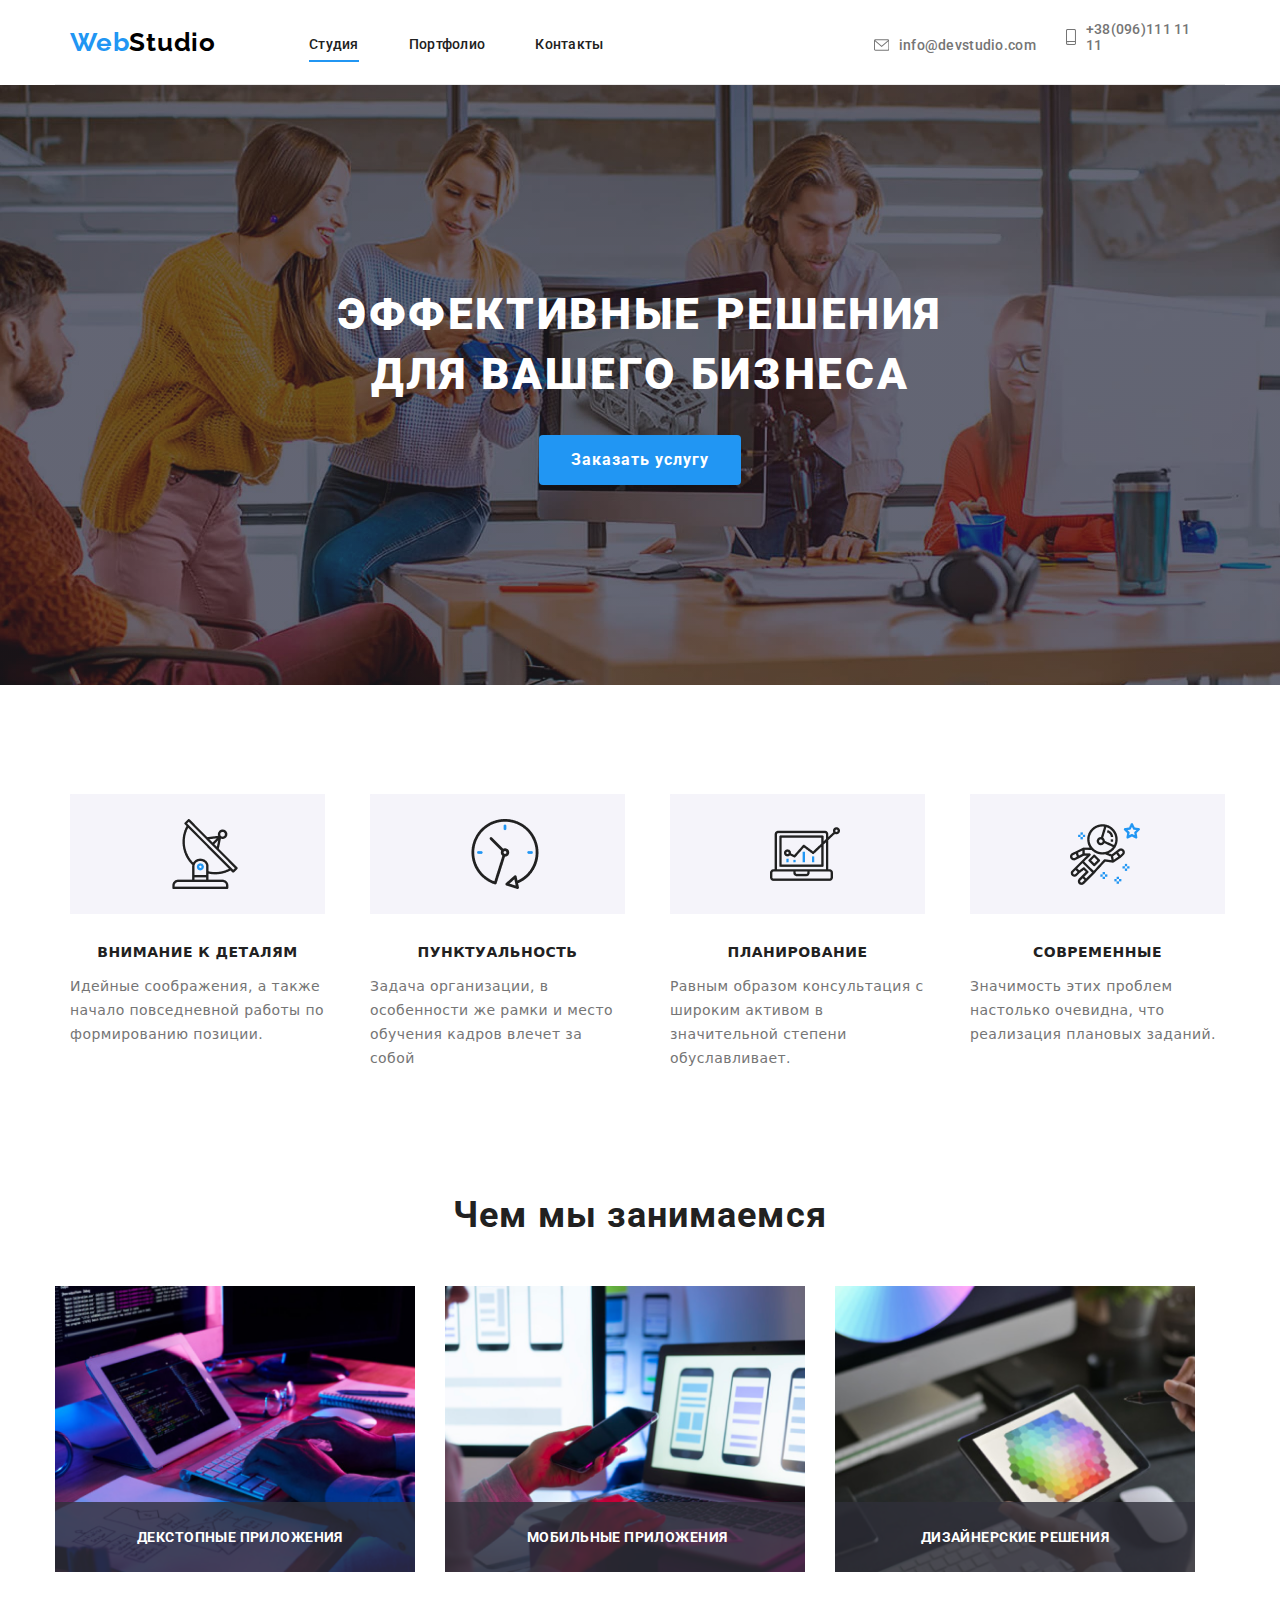
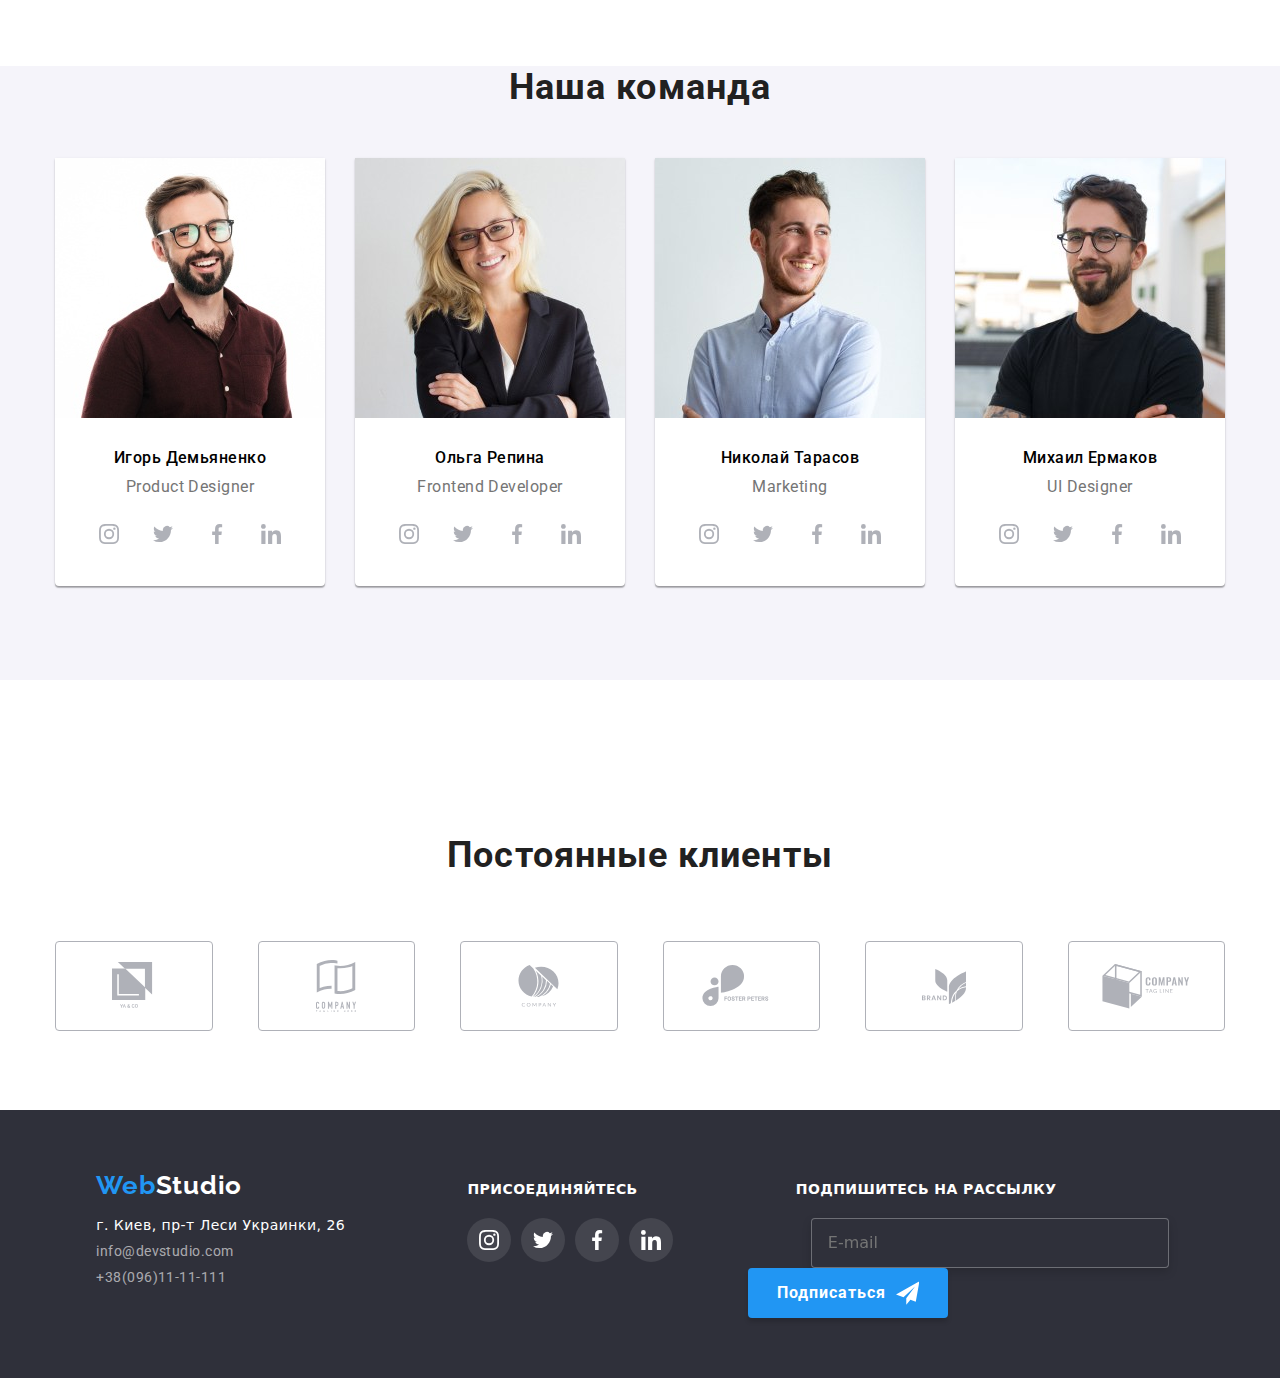
<file: index.html>
<!DOCTYPE html>
<html lang="ru">
<head>
    <meta charset="UTF-8">
    <meta name="viewport" content="width=device-width, initial-scale=1.0">
    <title>Document</title>
    <link href="https://fonts.googleapis.com/css2?family=Raleway:wght@400;700;900&family=Roboto:ital,wght@0,400;0,500;0,900;1,700&display=swap" rel="stylesheet" />
    <link rel="stylesheet" href="./css/main.min.css"/>
    <link rel="stylesheet" href="./normalize.css"/>
</head>
<body >  
    <header class="page-header">
    <div class="header-container">  
            <nav class="navigation">   
                <a href=""class="logo"><span class="logo-header">Web</span>Studio</a>
                <button type="button" class="button-burger"
                        aria-expanded="false"
                        aria-controls="menu-container"
                        data-menu-button>
                    <svg widht="40" height="40" aria-label="Переключатель мобильного меню">
                        <use  class="icon-close" href="./image/sprite-burger.svg#close_menu"></use>
                        <use class="icon-menu" href="./image/sprite-burger.svg#menu"></use>
                    </svg>
                </button>
                <div class="menu-container" id="menu-container" data-menu>
                    <ul class="site-nav">
                        <li class="site-nav__item">
                            <a href=""class="site-nav__link current">Студия</a>
                            </li>
                        <li class="site-nav__item">
                            <a href="./portfolio.html"class="site-nav__link">Портфолио</a>
                            </li>
                        <li class="site-nav__item">
                            <a href=""class="site-nav__link">Контакты</a>
                            </li>
                    </ul>
                
                
                    <ul class="site-adress"> 
                        <li class="site-adress__item">
                            <a class="site-adress__link mail adress-item" href="mailto:info@devstudio.com">
                                <svg class="site-adress__icon" width="16px" height="12px" ><use href="./image/иконки/sprite(1).svg#конверт"></use></svg>info@devstudio.com
                            </a>
                        </li>

                        <li class="site-adress__item">
                            <a class="site-adress__link tell adress-item" href="+38-096-111-11-11">
                                <svg class="site-adress__icon" width="10px" height="15px" ><use href="./image/иконки/sprite(1).svg#смартфон"></use></svg>+38(096)111 11 11
                            </a>
                        </li>
                    </ul>
                </div>
            </nav>
    </div>
    </header>
    
    <div>
        <section class="site-header">
            <h1 class="site-header__text">Эффективные решения <br> для вашего бизнеса</h1>
            <button type="button" class="site-header__button" data-modal-open>Заказать услугу</button>
        </section>
    </div>
    
<main>
    <!-- особенности команды -->
    
    <section class="conteiner-features">
        <div class="conteiner">
        <ul class="features">
            <li class="features-list icon-attention">
                <h3 class="features-title">Внимание к деталям</h3>
                <p class="features-text">Идейные соображения, а также начало повседневной работы по формированию позиции.</p>
            </li>
        
            <li class="features-list icon-punctuality">
                <h3 class="features-title">Пунктуальность</h3>
                <p class="features-text">Задача организации, в особенности же рамки и место обучения кадров влечет за собой</p>
            </li>
        
            <li class="features-list icon-planning">
                <h3 class="features-title">Планирование</h3>
                <p class="features-text">Равным образом консультация с широким активом в значительной степени обуславливает.</p>
    
            </li>
            <li class="features-list icon-modern">
                <h3 class="features-title">Современные</h3>
                <p class="features-text">Значимость этих проблем настолько очевидна, что реализация плановых заданий.</p>
            </li>   
        </ul>
    </div>
    </section>

        <!--What are we doing-->
    <section class="features-work">
        <div class="conteiner">
    <h2 class="heading">Чем мы занимаемся</h2>
    <ul class="type-work">
        <li class="type-work__item">
            <div class="thumb">
                <img src="./image/img1.png" alt="программист работает за столом в офисе">
                <p class="thumb__label">Декстопные приложения</p>
            </div>
        </li>
        <li class="type-work__item">
            <div class="thumb">
                <img src="./image/img2.png" alt="дизайнеры разрабатывают приложения для смартфонов">
                <p class="thumb__label">Мобильные приложения</p>
            </div>
        </li>
        <li class="type-work__item">
            <div class="thumb">
                <img src="./image/img3.png" alt="художник веб-дизайна с рабочим графическим планшетом для выбора цвета">
                <p class="thumb__label">Дизайнерские решения</p>
            </div>
        </li>
        
    </ul>
        </div>
    </section>
        <!--our team-->
    <section class="section-team">
    <div class="conteiner">
        <h2 class="heading">Наша команда</h2>
            <ul class="team">
                <li class="team-list">
                    <picture>
                        <source srcset="./image/desktop/igor@2x.jpg 2x, ./image/desktop/igor.jpg 1x" media="(min-width: 1200px)" type="image/jpg" />
                        <source srcset="./image/tablet/igor@2x.jpg 2x,  ./image/tablet/igor.jpg 1x"  media="(min-width: 768px)"  type="image/jpg" />
                        <source srcset="./image/mobile/igor@2x.jpg 2x,  ./image/mobile/igor.jpg 1x"  media="(min-width: 480px)"  type="image/jpg" />
                        <img src="./image/Демьяненко.jpg" alt="igor demyanenko" width="100%">
                    </picture>
                    
                    <h4 class="team-name">Игорь Демьяненко</h4>
                    <p class="team-prof">Product Designer</p>
                    <ul class="social-net">
                        <li class="social-net__list">
                            <a class="social-net__link" href="https://www.instagram/" target="_blank" rel="noopener noreferrer" aria-label="ссылка Инстаграм">
                                <svg class="social-net__icon"><use href="./image/иконки/sprite.svg#instagram 2"></use></svg>
                            </a>   
                        </li>
                        <li class="social-net__list">
                            <a class="social-net__link" href="https://www.twitter.com/" target="_blank" rel="noopener noreferrer" aria-label="ссылка Твитер">
                                <svg class="social-net__icon"><use href="./image/иконки/sprite.svg#twitter 1"></use></svg>
                            </a>
                        </li>
                        <li class="social-net__list">
                            <a class="social-net__link" href="https://www.facebook.com/" target="_blank" rel="noopener noreferrer" aria-label="ссылка Фейсбук">
                                <svg class="social-net__icon"><use href="./image/иконки/sprite.svg#facebook 1"></use></svg>
                            </a>
                        </li>
                        <li class="social-net__list">
                            <a class="social-net__link" href="https://www.linkedin.com/" target="_blank" rel="noopener noreferrer" aria-label="ссылка Линкедин">
                                <svg class="social-net__icon"><use href="./image/иконки/sprite.svg#linkedin 1"></use></svg>
                            </a>
                        </li>
                    </ul>
                </li>
                <li class="team-list">
                    <picture>
                        <source srcset="./image/desktop/olga@2x.jpg 2x, ./image/desktop/olga.jpg 1x" media="(min-width: 1200px)" type="image/jpg" />
                        <source srcset="./image/tablet/olga@2x.jpg 2x,  ./image/tablet/olga.jpg 1x"  media="(min-width: 768px)"  type="image/jpg" />
                        <source srcset="./image/mobile/olga@2x.jpg 2x,  ./image/mobile/olga.jpg 1x"  media="(min-width: 480px)"  type="image/jpg" />
                        <img src="./image/Репина.jpg" alt="olga repina" width="100%">
                    </picture>
                    <h4 class="team-name">Ольга Репина</h4>
                    <p class="team-prof">Frontend Developer</p>
                    <ul class="social-net">
                        <li class="social-net__list">
                            <a class="social-net__link" href="https://www.instagram/" target="_blank" rel="noopener noreferrer" aria-label="ссылка Инстаграм">
                                <svg class="social-net__icon"><use href="./image/иконки/sprite.svg#instagram 2"></use></svg>
                            </a>   
                        </li>
                        <li class="social-net__list">
                            <a class="social-net__link" href="https://www.twitter.com/" target="_blank" rel="noopener noreferrer" aria-label="ссылка Твитер">
                                <svg class="social-net__icon"><use href="./image/иконки/sprite.svg#twitter 1"></use></svg>
                            </a>
                        </li>
                        <li class="social-net__list">
                            <a class="social-net__link" href="https://www.facebook.com/" target="_blank" rel="noopener noreferrer" aria-label="ссылка Фейсбук">
                                <svg class="social-net__icon"><use href="./image/иконки/sprite.svg#facebook 1"></use></svg>
                            </a>
                        </li>
                        <li class="social-net__list">
                            <a class="social-net__link" href="https://www.linkedin.com/" target="_blank" rel="noopener noreferrer" aria-label="ссылка Линкедин">
                                <svg class="social-net__icon"><use href="./image/иконки/sprite.svg#linkedin 1"></use></svg>
                            </a>
                        </li>
                    </ul>
                </li>
                <li class="team-list">
                    <picture>
                        <source srcset="./image/desktop/nikolay@2x.jpg 2x, ./image/desktop/nikolay.jpg 1x" media="(min-width: 1200px)" type="image/jpg" />
                        <source srcset="./image/tablet/nikolay@2x.jpg 2x,  ./image/tablet/nikolay.jpg 1x"  media="(min-width: 768px)"  type="image/jpg" />
                        <source srcset="./image/mobile/nikolay@2x.jpg 2x,  ./image/mobile/nikolay.jpg 1x"  media="(min-width: 480px)"  type="image/jpg" />
                        <img src="./image/Тарасов.jpg" alt="nikolau tarasov" width="100%">
                    </picture>
                    <h4 class="team-name">Николай Тарасов</h4>
                    <p class="team-prof">Marketing</p>
                    <ul class="social-net">
                        <li class="social-net__list">
                            <a class="social-net__link" href="https://www.instagram/" target="_blank" rel="noopener noreferrer" aria-label="ссылка Инстаграм">
                                <svg class="social-net__icon"><use href="./image/иконки/sprite.svg#instagram 2"></use></svg>
                            </a>   
                        </li>
                        <li class="social-net__list">
                            <a class="social-net__link" href="https://www.twitter.com/" target="_blank" rel="noopener noreferrer" aria-label="ссылка Твитер">
                                <svg class="social-net__icon"><use href="./image/иконки/sprite.svg#twitter 1"></use></svg>
                            </a>
                        </li>
                        <li class="social-net__list">
                            <a class="social-net__link" href="https://www.facebook.com/" target="_blank" rel="noopener noreferrer" aria-label="ссылка Фейсбук">
                                <svg class="social-net__icon"><use href="./image/иконки/sprite.svg#facebook 1"></use></svg>
                            </a>
                        </li>
                        <li class="social-net__list">
                            <a class="social-net__link" href="https://www.linkedin.com/" target="_blank" rel="noopener noreferrer" aria-label="ссылка Линкедин">
                                <svg class="social-net__icon"><use href="./image/иконки/sprite.svg#linkedin 1"></use></svg>
                            </a>
                        </li>
                    </ul>
                </li>
                <li class="team-list">
                    <picture>
                        <source srcset="./image/desktop/mikhail@2x.jpg 2x, ./image/desktop/mikhail.jpg 1x" media="(min-width: 1200px)" type="image/jpg" />
                        <source srcset="./image/tablet/michael@2x.jpg 2x,  ./image/tablet/michael.jpg 1x"  media="(min-width: 768px)"  type="image/jpg" />
                        <source srcset="./image/mobile/mikhail@2x.jpg 2x,  ./image/mobile/mikhail.jpg 1x"  media="(min-width: 480px)"  type="image/jpg" />
                        <img src="./image/Михаил.jpg" alt="mihail ermakov" width="100%">
                    </picture>
                    <h4 class="team-name">Михаил Ермаков</h4>
                    <p class="team-prof">UI Designer</p>
                    <ul class="social-net">
                        <li class="social-net__list">
                            <a class="social-net__link" href="https://www.instagram/" target="_blank" rel="noopener noreferrer" aria-label="ссылка Инстаграм">
                                <svg class="social-net__icon"><use href="./image/иконки/sprite.svg#instagram 2"></use></svg>
                            </a>   
                        </li>
                        <li class="social-net__list">
                            <a class="social-net__link" href="https://www.twitter.com/" target="_blank" rel="noopener noreferrer" aria-label="ссылка Твитер">
                                <svg class="social-net__icon"><use href="./image/иконки/sprite.svg#twitter 1"></use></svg>
                            </a>
                        </li>
                        <li class="social-net__list">
                            <a class="social-net__link" href="https://www.facebook.com/" target="_blank" rel="noopener noreferrer" aria-label="ссылка Фейсбук">
                                <svg class="social-net__icon"><use href="./image/иконки/sprite.svg#facebook 1"></use></svg>
                            </a>
                        </li>
                        <li class="social-net__list">
                            <a class="social-net__link" href="https://www.linkedin.com/" target="_blank" rel="noopener noreferrer" aria-label="ссылка Линкедин">
                                <svg class="social-net__icon"><use href="./image/иконки/sprite.svg#linkedin 1"></use></svg>
                            </a>
                        </li>
                    </ul>
                </li>
            </ul>
    </div>
    </section>

    <!-- Постоянные клиенты -->
    <section class="section-clients">
        <div class="conteiner">
            <h2 class="heading">Постоянные клиенты</h2>
            <ul class="client-brand">
                <li class="client-brand__list">
                    <a class="client-brand__link" href="">
                        <svg class="client-brand__label" width="44" height="49"><use href="./image/логотипы/sprite.svg#logo 1"></use></svg> 
                    </a>
                </li>
                <li class="client-brand__list">
                    <a class="client-brand__link" href="">
                        <svg class="client-brand__label" width="40" height="52"><use href="./image/логотипы/sprite.svg#logo 2"></use></svg>
                    </a>
                </li>
                <li class="client-brand__list">
                    <a class="client-brand__link" href="">
                        <svg class="client-brand__label" width="41" height="42"><use href="./image/логотипы/sprite.svg#logo 3"></use></svg>
                    </a>
                </li>
                <li class="client-brand__list">
                    <a class="client-brand__link" href="">
                        <svg class="client-brand__label" width="79" height="42"><use href="./image/логотипы/sprite.svg#logo 4"></use></svg>
                    </a>
                </li>
                <li class="client-brand__list">
                    <a class="client-brand__link" href="">
                        <svg class="client-brand__label" width="44" height="49"><use href="./image/логотипы/sprite.svg#logo 5"></use></svg>
                    </a>
                </li>
                <li class="client-brand__list">
                    <a class="client-brand__link" href="">
                        <svg class="client-brand__label" width="88" height="45"><use href="./image/логотипы/sprite.svg#logo 6"></use></svg>
                    </a>
                </li>
            </ul>
        </div>
        </section>
    </div>
</main>



<footer class="fotter">
    <div class="conteiner-fotter">
        <div class="fotter-position">
            <div class="fotter-list adr">
                    <a href=""class="logo-footer"><span class="fotter-logo">Web</span>Studio</a>
                
                    <address class="adress">
                        <span class="adress__site">г. Киев, пр-т Леси Украинки, 26</span><br>
                        <a href="mailto:info@devstudio.com" class="adress__fotter-nav">info@devstudio.com</a><br>
                        <a href="+38-096-111-11-11" class="adress__fotter-nav">+38(096)11-11-111</a>
                    </address>
            
            </div>
            <div class="fotter-list">
                <h2 class="fotter-list__title">Присоединяйтесь</h2>
                <div class="fotter-social">
                    <ul class="social-net">
                        <li class="social-net__fotter-list">
                            <a class="social-net__fotter-link" href="https://www.instagram/" target="_blank" rel="noopener noreferrer" aria-label="ссылка Инстаграм">
                                <svg class="social-net__icon-ft"><use href="./image/иконки/sprite.svg#instagram 2"></use></svg>
                            </a>   
                        </li>
                        <li class="social-net__fotter-list">
                            <a class="social-net__fotter-link" href="https://www.twitter.com/" target="_blank" rel="noopener noreferrer" aria-label="ссылка Твитер">
                                <svg class="social-net__icon-ft"><use href="./image/иконки/sprite.svg#twitter 1"></use></svg>
                            </a>
                        </li>
                        <li class="social-net__fotter-list">
                            <a class="social-net__fotter-link" href="https://www.facebook.com/" target="_blank" rel="noopener noreferrer" aria-label="ссылка Фейсбук">
                                <svg class="social-net__icon-ft"><use href="./image/иконки/sprite.svg#facebook 1"></use></svg>
                            </a>
                        </li>
                        <li class="social-net__fotter-list">
                            <a class="social-net__fotter-link" href="https://www.linkedin.com/" target="_blank" rel="noopener noreferrer" aria-label="ссылка Линкедин">
                                <svg class="social-net__icon-ft"><use href="./image/иконки/sprite.svg#linkedin 1"></use></svg>
                            </a>
                        </li>
                    </ul>
                </div>
            </div> 
            <div class="subscription">
                <h2 class="fotter-list__title">Подпишитесь на рассылку</h2>
            <form class="subscription-form">
            <input type="email" name="email" placeholder="E-mail"/>
                <button>
                    Подписаться
                    <svg class="icon-send"><use href="./image/иконки/sprite-send.svg#icon send"></use></svg>
                </button>
            </div>   
        </div>
</div>   
</footer>

<div class="backdrop is-hidden" data-modal>
    <div class="modal">
        <button class="modal-button" data-modal-close>
            <svg class="icon-close" width="11" height="11"><use href="./image/sprite slose.svg#close-black"></use>
            </svg>
        </button>
    

    <form class="form-service" autocomplete="off">
        <p>Оставьте свои данные, мы вам перезвоним</p>
        <div class="service-input">
            <label for="name">Имя</label>
            <input type="text" name="name" id="name" />
            <svg class="modal-icon" widht="12" height="12"><use href="./image/modal-icon/sprite-modal.svg#person-black"></use></svg>
        </div>

        <div class="service-input">
            <label for="tell">Телефон</label>
            <input type="tell" name="tell" id="tell"/>
            <svg class="modal-icon" widht="12" height="12"><use href="./image/modal-icon/sprite-modal.svg#phone-black"></use></svg>
        </div>


        <div class="service-input">
            <label for="mail">Почта</label>
            <input type="email" name="mail" id="mail"/>
            <svg class="modal-icon" widht="12" height="12"><use href="./image/modal-icon/sprite-modal.svg#email-black"></use></svg>
    
        </div>

        <div class="service-input">
            <label for="comments">Комментарий</label>
            <textarea name="comments" id="comments" rows="6" placeholder="Введите текст"></textarea>
        </div>

        <div class="checkbox">
            <label>
                Соглашаюсь с рассылкой и принимаю 
                <a href="">Условия договора</a> 
                <input class="checkbox" type="checkbox" name="checkbox" id="checkbox">
                <div class="checked"></div>
            </label>
        </div>

        <button type="submit" class="button-privacy">Отправить</button>

        </form>
    </div>
</div>

<script src="./js/modal.js"></script>

</body>
</html>
</file>
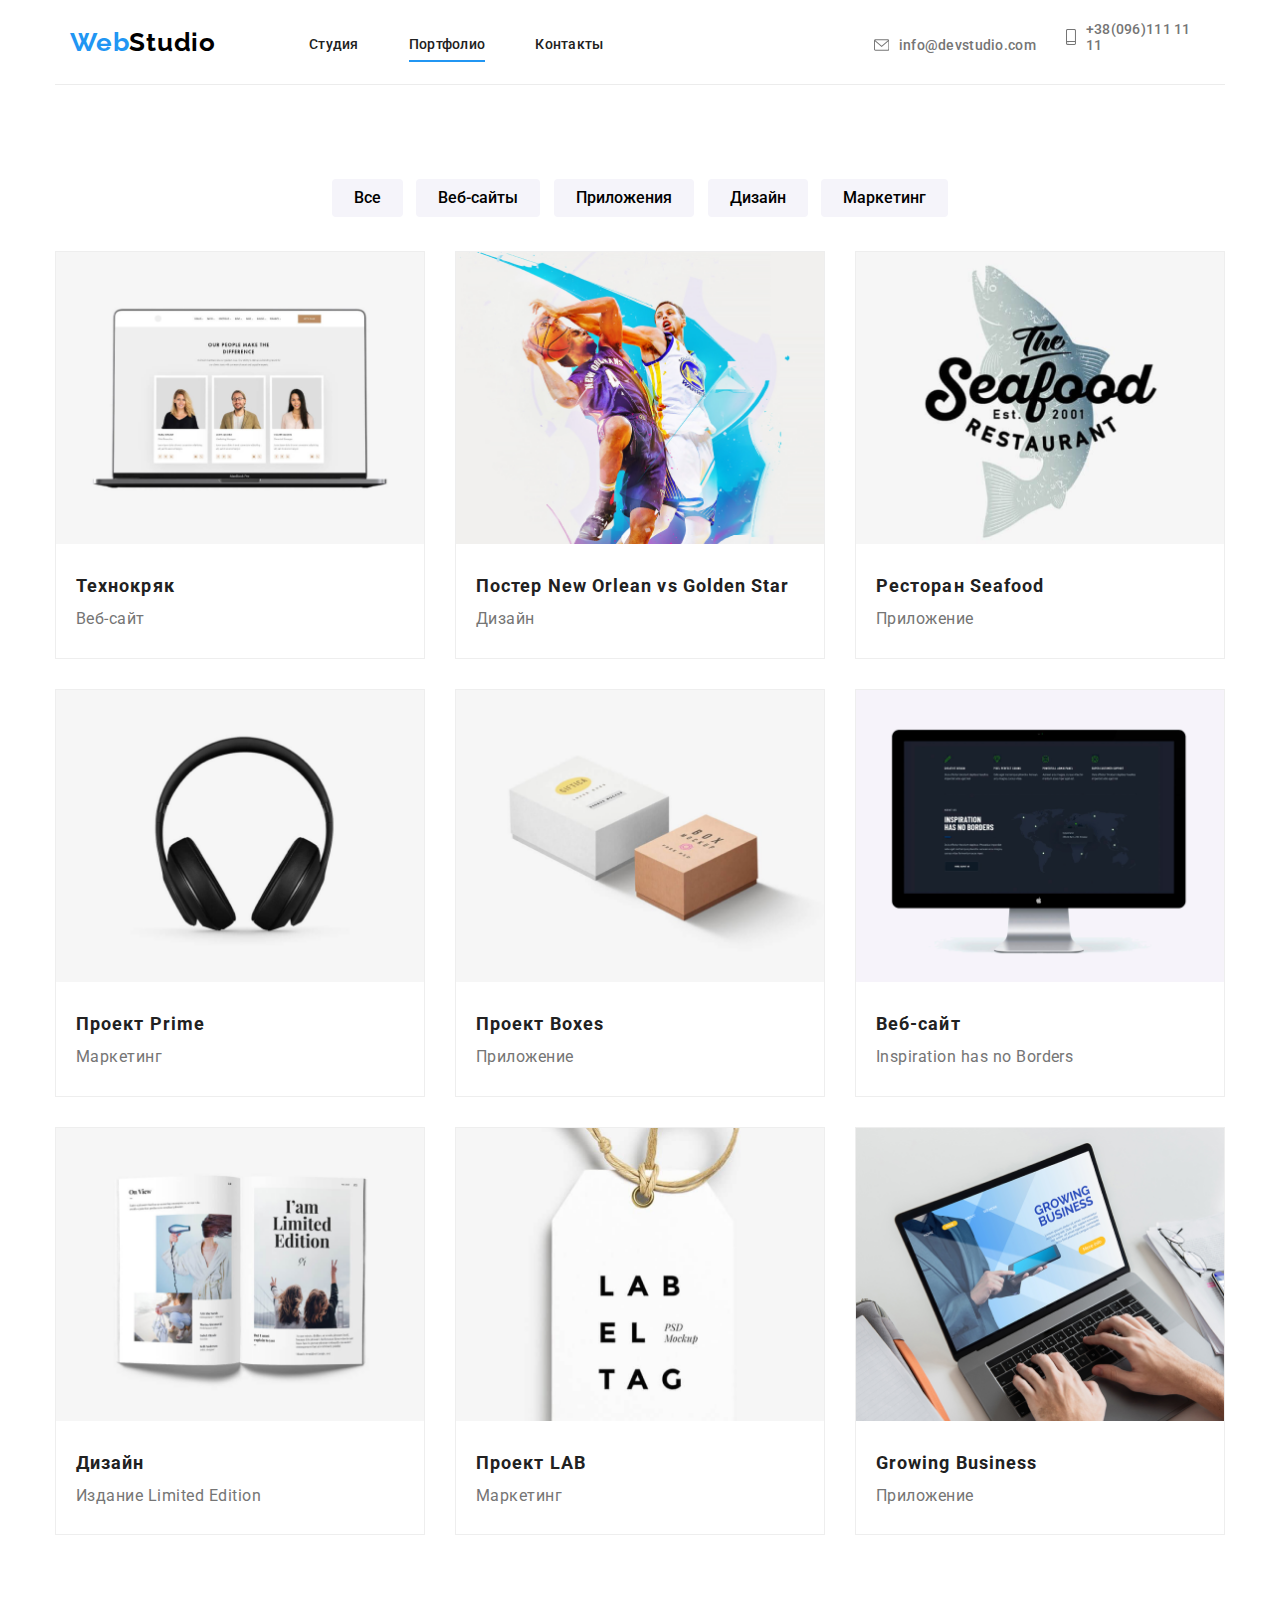
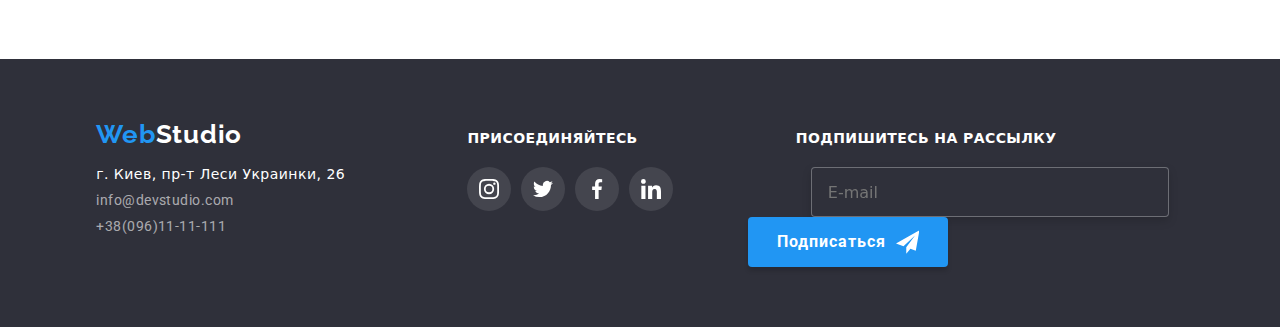
<file: portfolio.html>
<!DOCTYPE html>
<html lang="ru">
<head>
    <meta charset="UTF-8">
    <meta name="viewport" content="width=device-width, initial-scale=1.0">
    <title>Document</title>
    <link href="https://fonts.googleapis.com/css2?family=Raleway:wght@400;700;900&family=Roboto:ital,wght@0,400;0,500;0,900;1,700&display=swap" rel="stylesheet" />
    <link rel="stylesheet" href="./css/main.min.css"/>
    <link rel="stylesheet" href="./normalize.css"/>
</head>
<body>
    <header class="page-header">
        <div class="header-container">  
        <nav class="navigation">  
            <a href=""class="logo"><span class="logo-header">Web</span>Studio</a>
            <button type="button" class="button-burger"
                            aria-expanded="false"
                            aria-controls="menu-container"
                            data-menu-button>
                        <svg widht="40" height="40" aria-label="Переключатель мобильного меню">
                            <use  class="icon-close" href="./image/sprite-burger.svg#close_menu"></use>
                            <use class="icon-menu" href="./image/sprite-burger.svg#menu"></use>
                        </svg>
                    </button>
            <div class="menu-container" id="menu-container" data-menu>       
                <ul class="site-nav">
                    <li class="site-nav__item">
                        <a href="./index.html"class="site-nav__link">Студия</a>
                        </li>
                    <li class="site-nav__item">
                        <a href=""class="site-nav__link current">Портфолио</a>
                        </li>
                    <li class="site-nav__item">
                        <a href=""class="site-nav__link">Контакты</a>
                        </li>
                </ul>
            
                <ul class="site-adress"> 
                    <li class="site-adress__item">
                        <a class="site-adress__link mail adress-item" href="mailto:info@devstudio.com">
                            <svg class="site-adress__icon" width="16px" height="12px" ><use href="./image/иконки/sprite(1).svg#конверт"></use></svg>info@devstudio.com
                        </a>
                    </li>
                    <li class="site-adress__item">
                        <a class="site-adress__link tell adress-item" href="+38-096-111-11-11">
                            <svg class="site-adress__icon" width="10px" height="15px"><use href="./image/иконки/sprite(1).svg#смартфон"></use></svg>+38(096)111 11 11
                        </a>
                    </li>
                </ul>
            </div>
        </nav>
    </div>
</header>

<div class="conteiner-portfolio">
    <div class="button-filter">
        <button type="button" class="button-filter__section">Все</button>
        <button type="button" class="button-filter__section">Веб-сайты</button>
        <button type="button" class="button-filter__section">Приложения</button>
        <button type="button" class="button-filter__section">Дизайн</button>
        <button type="button" class="button-filter__section">Маркетинг</button>
    </div>

<div class="portfolio">
 <section>
    <ul class="project">
        <li class="project__item">
            <a class="project__card" href="">
                <div class="portfolio-thumb">
                    <img src="./portfolio image/техноякорь.png" alt="" width="100%"/>
                    <p class="text-overlay">Технокряк это современная площадка распространения коронавируса. 
                       Компании используют эту платформу для цифрового шпионажа и атак на защищённые сервера конкурентов.</p>
                </div>
                <div class="project-name">
                    <h1 class="project-name__tittle">Технокряк</h1>
                    <p class="project-name__text">Веб-сайт</p>
                </div>
            </a>
        </li>
        <li class="project__item">
            <a class="project__card" href="">
                <div>
                    <img src="./portfolio image/постер.png" alt=""width="100%"/>
                </div>
                <div class="project-name">
                    <h1 class="project-name__tittle">Постер New Orlean vs Golden Star</h1>
                    <p class="project-name__text">Дизайн</p> 
                </div>
            </a>
        </li>
        <li class="project__item">
            <a class="project__card" href=""> 
                <div>
                    <img src="./portfolio image/ресторан.png" alt=""width="100%"/>
                </div>
                <div class="project-name">
                    <h1 class="project-name__tittle">Ресторан Seafood</h1>
                    <p class="project-name__text">Приложение</p>
                </div>   
            </a>
        </li>
        <li class="project__item">
            <a class="project__card" href=""> 
                <div>
                    <img src="./portfolio image/проект прайм.png" alt=""width="100%"/>
                </div>
                <div class="project-name">
                    <h1 class="project-name__tittle">Проект Prime</h1>
                    <p class="project-name__text">Маркетинг</p>
                </div>
            </a>
        </li>
        <li class="project__item">
            <a class="project__card" href=""> 
                <div>
                    <img src="./portfolio image/проект бокс.png" alt=""width="100%"/>
                </div>
                <div class="project-name">
                    <h1 class="project-name__tittle">Проект Boxes</h1>
                    <p class="project-name__text">Приложение</p>
                </div>
            </a>
        </li>
        <li class="project__item">
            <a class="project__card" href="">
                <div>
                    <img src="./portfolio image/инспирит.png" alt=""width="100%"/>
                </div>
                <div class="project-name">
                    <h1 class="project-name__tittle">Веб-сайт</h1>
                    <p class="project-name__text">Inspiration has no Borders</p>
                </div>
            </a>
        </li>
        <li class="project__item">
            <a class="project__card" href="">
                <div>
                    <img src="./portfolio image/издание.png" alt=""width="100%"/>
                </div>
                <div class="project-name">
                    <h1 class="project-name__tittle">Дизайн</h1>
                    <p class="project-name__text">Издание Limited Edition</p>
                </div>
            </a>
        </li>
        <li class="project__item">
            <a class="project__card" href="">
                <div>
                    <img src="./portfolio image/проект лаб.png" alt=""width="100%"/>
                </div>
                <div class="project-name">
                    <h1 class="project-name__tittle">Проект LAB</h1>
                    <p class="project-name__text">Маркетинг</p>
                </div>
            </a>
        </li>   
        <li class="project__item">
            <a class="project__card" href="">
                <div>
                    <img src="./portfolio image/бизнес.png" alt=""width="100%"/>
                </div>
                <div class="project-name">
                    <h1 class="project-name__tittle">Growing Business</h1>
                    <p class="project-name__text">Приложение</p>
                </div>
                
            </a>
        </li>
    </ul>
</section>
</div>
</div>

<footer class="fotter">
    <div class="conteiner-fotter">
    <div class="fotter-position">
        <div class="fotter-list adr">
                <a href=""class="logo-footer"><span class="fotter-logo">Web</span>Studio</a>
            
                <address class="adress">
                    <span class="adress__site">г. Киев, пр-т Леси Украинки, 26</span><br>
                    <a href="mailto:info@devstudio.com" class="adress__fotter-nav">info@devstudio.com</a><br>
                    <a href="+38-096-111-11-11" class="adress__fotter-nav">+38(096)11-11-111</a>
                </address>
           
        </div>
        <div class="fotter-list">
            <h2 class="fotter-list__title">Присоединяйтесь</h2>
            <div class="fotter-social">
                <ul class="social-net">
                    <li class="social-net__fotter-list">
                        <a class="social-net__fotter-link" href="https://www.instagram/" target="_blank" rel="noopener noreferrer" aria-label="ссылка Инстаграм">
                            <svg class="social-net__icon-ft"><use href="./image/иконки/sprite.svg#instagram 2"></use></svg>
                        </a>   
                    </li>
                    <li class="social-net__fotter-list">
                        <a class="social-net__fotter-link" href="https://www.twitter.com/" target="_blank" rel="noopener noreferrer" aria-label="ссылка Твитер">
                            <svg class="social-net__icon-ft"><use href="./image/иконки/sprite.svg#twitter 1"></use></svg>
                        </a>
                    </li>
                    <li class="social-net__fotter-list">
                        <a class="social-net__fotter-link" href="https://www.facebook.com/" target="_blank" rel="noopener noreferrer" aria-label="ссылка Фейсбук">
                            <svg class="social-net__icon-ft"><use href="./image/иконки/sprite.svg#facebook 1"></use></svg>
                        </a>
                    </li>
                    <li class="social-net__fotter-list">
                        <a class="social-net__fotter-link" href="https://www.linkedin.com/" target="_blank" rel="noopener noreferrer" aria-label="ссылка Линкедин">
                            <svg class="social-net__icon-ft"><use href="./image/иконки/sprite.svg#linkedin 1"></use></svg>
                        </a>
                    </li>
                </ul>
            </div>
        </div> 

        <div class="subscription">
            <h2 class="fotter-list__title">Подпишитесь на рассылку</h2>
        <form method="POST" action="" class="subscription-form">
        <input type="email" name="email" placeholder="E-mail"/>
            <button>
                Подписаться
                <svg class="icon-send"><use href="./image/иконки/sprite-send.svg#icon send"></use></svg>
            </button>
        </div>
    </div>   
</div>
</footer>

<script src="./js/menu.js"></script>

</body>
</html>
</file>
<file: css/main.min.css>
body{font-family:Roboto;background-color:#FFFFFF;letter-spacing:0.03em}*,*::before,*::after{-webkit-box-sizing:inherit;box-sizing:inherit}a{text-decoration:none}h1,h2,h3,h4,h5,h6{margin:0px}img,svg{display:block;max-width:100%;height:auto}li{list-style-type:none}.backdrop{position:fixed;top:0;left:0;width:100%;height:100%;background-color:rgba(0,0,0,0.2);-webkit-transition:250ms cubic-bezier(0.4, 0, 0.2, 1);transition:250ms cubic-bezier(0.4, 0, 0.2, 1)}@media screen and (min-width: 480px){.backdrop{overflow-y:scroll}}.backdrop.is-hidden{opacity:0;pointer-events:none}.button-burger{border:none;background-color:transparent;width:40px;height:40px;position:absolute;margin-top:5px;padding:0px;top:0px;right:15px}@media screen and (min-width: 768px){.button-burger{display:none}}.button-burger .icon-close{display:none}.button-burger.is-open .icon-close{display:block}.button-burger.is-open .icon-menu{display:none}.button-burger :hover,.button-burger :focus{fill:#2196F3}.site-header__button{font-family:Roboto;font-style:normal;font-weight:bold;display:-webkit-inline-box;display:-ms-inline-flexbox;display:inline-flex;-webkit-box-align:center;-ms-flex-align:center;align-items:center;padding:10px 32px;background-color:#2196F3;color:#FFFFFF;letter-spacing:0.06em;border-radius:4px;font-size:16px;line-height:30px;border-style:none;-webkit-box-shadow:0px 4px 4px rgba(0,0,0,0.15);box-shadow:0px 4px 4px rgba(0,0,0,0.15)}.button-filter{text-align:center;margin-bottom:34px}.button-filter__section{padding:6px 22px;border-style:none;background:#f5f4fa;border-radius:4px;margin-right:8px;font-family:Roboto;font-style:normal;font-weight:500;font-size:16px;line-height:1.6;-webkit-transition:250ms cubic-bezier(0.4, 0, 0.2, 1);transition:250ms cubic-bezier(0.4, 0, 0.2, 1)}@media screen and (max-width: 767px){.button-filter__section{margin:5px;-ms-flex-wrap:nowrap;flex-wrap:nowrap}}.button-filter__section:last-child{margin-right:0px}.button-filter__section:hover,.button-filter__section:focus{color:#F5F4FA;background-color:#2196F3;padding:6px 22px;border-style:none;-webkit-box-shadow:0px 3px 1px rgba(0,0,0,0.1),0px 1px 2px rgba(0,0,0,0.08),0px 2px 2px rgba(0,0,0,0.12);box-shadow:0px 3px 1px rgba(0,0,0,0.1),0px 1px 2px rgba(0,0,0,0.08),0px 2px 2px rgba(0,0,0,0.12);border-radius:4px}.site-adress{display:-webkit-box;display:-ms-flexbox;display:flex;-webkit-box-align:end;-ms-flex-align:end;align-items:flex-end;padding:0px;margin:0px;font-family:Roboto;font-style:normal;font-weight:500;font-size:14px;line-height:16px;letter-spacing:0.02em;color:#757575}@media screen and (max-width: 767px){.site-adress{display:block;margin-bottom:60px}}@media screen and (min-width: 768px){.site-adress{display:block;margin-left:84px;margin-top:21px;margin-bottom:21px}}@media screen and (min-width: 1200px){.site-adress{display:-webkit-box;display:-ms-flexbox;display:flex;margin-left:270px}}.site-adress__item:not(:last-child){margin-right:30px}@media screen and (max-width: 767px){.site-adress__item:not(:last-child){margin:0px}}.site-adress__link{display:-webkit-box;display:-ms-flexbox;display:flex;margin-top:32px;margin-bottom:32px;font-size:14px;color:#212121;position:relative;-webkit-transition-duration:250ms cubic-bezier(0.4, 0, 0.2, 1);transition-duration:250ms cubic-bezier(0.4, 0, 0.2, 1)}@media screen and (max-width: 479px){.site-adress__link{margin-top:0px;margin-bottom:16px;-webkit-box-pack:center;-ms-flex-pack:center;justify-content:center}}@media screen and (max-width: 767px){.site-adress__link{margin-top:0px;margin-bottom:16px;-webkit-box-pack:center;-ms-flex-pack:center;justify-content:center}}@media screen and (min-width: 768px){.site-adress__link{margin-top:0px;margin-bottom:10px}}.site-adress__link .site-adress__icon{display:block;margin-right:10px;fill:#757575;-webkit-transition-duration:250ms cubic-bezier(0.4, 0, 0.2, 1);transition-duration:250ms cubic-bezier(0.4, 0, 0.2, 1)}.adress-item:hover{color:#2196F3}.adress-item:hover .site-adress__icon{fill:#2196F3}.mail,.tell{text-decoration:none;font-family:Roboto;font-weight:500;font-size:14px;letter-spacing:0.02em;color:#757575}.adress{font-style:normal}.adress__site{color:#FFFFFF;display:block;margin-top:20px}.adress__fotter-nav{color:rgba(255,255,255,0.6);font-family:Roboto;display:block;text-decoration:none;font-weight:400;font-size:14px;margin-top:9px}.adress__fotter-nav:hover,.adress__fotter-nav:focus{text-decoration:underline}.heading{font-family:Roboto;font-style:normal;font-weight:bold;font-size:28px;line-height:33px;text-align:center;letter-spacing:0.03em;color:#212121;margin-bottom:30px;margin-top:0px}@media screen and (min-width: 1200px){.heading{font-family:Roboto;font-style:normal;font-weight:bold;font-size:36px;line-height:42px;text-align:center;letter-spacing:0.03em;color:#212121;margin-bottom:50px;margin-top:0px}}.thumb{position:relative}.thumb>.thumb__label{position:absolute;bottom:0;right:0;left:0;margin:0;padding:27px 82px;font-family:Roboto;font-size:14px;line-height:16px;letter-spacing:0.03em;font-weight:bold;text-align:center;text-transform:uppercase;white-space:nowrap;background-color:rgba(47,48,58,0.8);color:#fff}.logo{color:#000000;text-decoration:none;font-family:'Raleway', sans-serif;font-weight:bold;font-size:24px;line-height:0.85;letter-spacing:0.03em}.logo-header{color:#2196F3}.logo-footer{text-decoration:none;font-family:Raleway, sans-serif;color:#FFFFFF;font-weight:bold;font-size:24px;line-height:28px;text-align:center;letter-spacing:0.03em;margin:0px}.fotter-logo{color:#2196F3}@media screen and (min-width: 1200px){.logo{color:#000000;text-decoration:none;font-family:'Raleway', sans-serif;font-weight:bold;font-size:26px;line-height:1,2;letter-spacing:0.03em;margin-right:93px}.logo-header{color:#2196F3}.logo-footer{text-align:left;display:block;text-decoration:none;font-family:Raleway, sans-serif;color:#FFFFFF;font-weight:700;font-size:26px;inline-size:1.2;line-height:31px;margin:0px}.fotter-logo{color:#2196F3}}.modal{position:absolute;top:50%;left:50%;-webkit-transform:translate(-50%, -50%);transform:translate(-50%, -50%);-webkit-box-shadow:0px 1px 3px rgba(0,0,0,0.12),0px 1px 1px rgba(0,0,0,0.14),0px 2px 1px rgba(0,0,0,0.2);box-shadow:0px 1px 3px rgba(0,0,0,0.12),0px 1px 1px rgba(0,0,0,0.14),0px 2px 1px rgba(0,0,0,0.2);border-radius:4px;width:528px;padding:40px;background-color:#FFFFFF;-webkit-transition:250ms cubic-bezier(0.4, 0, 0.2, 1);transition:250ms cubic-bezier(0.4, 0, 0.2, 1)}@media screen and (min-width: 480px){.modal{width:450px}}@media screen and (min-width: 768px){.modal{width:450px}}.modal-button{position:absolute;top:0;right:0;margin:8px;display:-webkit-box;display:-ms-flexbox;display:flex;-webkit-box-pack:center;-ms-flex-pack:center;justify-content:center;-webkit-box-align:center;-ms-flex-align:center;align-items:center;width:30px;height:30px;border-radius:50%;background:#FFFFFF;border:1px solid rgba(0,0,0,0.1)}.modal .icon-close{fill:#000000;-webkit-transition:250ms cubic-bezier(0.4, 0, 0.2, 1);transition:250ms cubic-bezier(0.4, 0, 0.2, 1)}.modal:focus .icon-close{fill:#2196F3}textarea{resize:none}.form-service{margin-left:auto;margin-right:auto}.modal p{padding:0px;margin-top:0px;margin-bottom:12px;text-align:center;font-family:Roboto;font-style:normal;font-weight:bold;font-size:20px;line-height:0.9;letter-spacing:0.03em;color:#212121}.service-input{position:relative;display:-webkit-box;display:-ms-flexbox;display:flex;-webkit-box-orient:vertical;-webkit-box-direction:normal;-ms-flex-direction:column;flex-direction:column;margin-bottom:10px}.service-input input{width:100%;margin:0px;border:1px solid rgba(33,33,33,0.2);-webkit-box-sizing:border-box;box-sizing:border-box;border-radius:4px;padding:12px 35px;-webkit-transition:250ms cubic-bezier(0.4, 0, 0.2, 1);transition:250ms cubic-bezier(0.4, 0, 0.2, 1)}.service-input label{margin-bottom:4px;font-family:Roboto;font-size:12px;line-height:0.85;letter-spacing:0.01em;color:#757575}.service-input textarea{height:120px;width:100%;padding:12px 16px;border:1px solid rgba(33,33,33,0.2);-webkit-box-sizing:border-box;box-sizing:border-box;border-radius:4px;color:#757575;-webkit-transition:250ms cubic-bezier(0.4, 0, 0.2, 1);transition:250ms cubic-bezier(0.4, 0, 0.2, 1)}.service-input::-webkit-input-placeholder{font-family:Roboto;font-size:12px;line-height:0.85;letter-spacing:0.01em}.service-input:-ms-input-placeholder{font-family:Roboto;font-size:12px;line-height:0.85;letter-spacing:0.01em}.service-input::-ms-input-placeholder{font-family:Roboto;font-size:12px;line-height:0.85;letter-spacing:0.01em}.service-input::placeholder{font-family:Roboto;font-size:12px;line-height:0.85;letter-spacing:0.01em}.modal-icon{position:absolute;top:50%;left:14px;display:inline-block;width:18px;height:18px;-webkit-transition:250ms cubic-bezier(0.4, 0, 0.2, 1);transition:250ms cubic-bezier(0.4, 0, 0.2, 1)}.service-input input:focus,.service-input input:focus+.modal-icon{fill:#2196f3;outline-color:#2196F3}.service-input textarea:focus{outline-color:#2196F3}.checkbox{position:relative;margin-right:12px;text-align:right;margin-top:20px}@media screen and (min-width: 480px){.checkbox{margin-right:0px}}.checkbox label{padding-left:19px;font-size:14px;line-height:1.71;letter-spacing:0.03em;-webkit-user-select:none;-moz-user-select:none;-ms-user-select:none;user-select:none}@media screen and (min-width: 480px){.checkbox label{font-size:12px}}.checkbox a{display:inline-block;color:#2196f3;text-decoration:underline}.checkbox input{display:none}.checked{position:absolute;top:50%;-webkit-transform:translateY(-50%);transform:translateY(-50%);left:13px;width:16px;height:15px;border:2px solid #212121;border-radius:2px}.checkbox input:checked+.checked{background-color:#2196F3;border-color:#2196F3;background-position:center;background-size:contain;background-image:url(../image/modal-icon/check.svg)}.button-privacy{border-style:none;padding:10px 55px;margin-left:auto;margin-right:auto;margin-top:30px;font-family:Roboto;font-style:normal;font-weight:bold;-webkit-box-align:center;-ms-flex-align:center;align-items:center;font-size:16px;line-height:30px;letter-spacing:0.05em;-webkit-transform:translateX(60%);transform:translateX(60%);background-color:#2196F3;color:#FFFFFF;border-radius:4px;-webkit-box-shadow:0px 4px 4px rgba(0,0,0,0.15);box-shadow:0px 4px 4px rgba(0,0,0,0.15)}@media screen and (min-width: 480px){.button-privacy{-webkit-transform:translateX(50%);transform:translateX(50%)}}@media screen and (min-width: 768px){.navigation{display:-webkit-box;display:-ms-flexbox;display:flex;-webkit-box-align:center;-ms-flex-align:center;align-items:center;-webkit-box-pack:justify;-ms-flex-pack:justify;justify-content:space-between;margin-right:0}}.site-nav{display:-webkit-box;display:-ms-flexbox;display:flex;padding:0px;margin:0px;font-family:Roboto;font-style:normal;font-weight:500;font-size:14px;line-height:16px;letter-spacing:0.02em;color:#212121}@media screen and (max-width: 767px){.site-nav{display:block;text-align:center;margin-top:60px;margin-bottom:28px}}.site-nav__link{display:-webkit-box;display:-ms-flexbox;display:flex;margin-top:32px;margin-bottom:32px;font-size:14px;color:#212121;position:relative;-webkit-transition-duration:250ms cubic-bezier(0.4, 0, 0.2, 1);transition-duration:250ms cubic-bezier(0.4, 0, 0.2, 1)}@media screen and (max-width: 767px){.site-nav__link{margin-top:0px;text-align:center}}.site-nav__item{display:-webkit-box;display:-ms-flexbox;display:flex;color:#757575;font-style:normal;-webkit-box-align:end;-ms-flex-align:end;align-items:flex-end;padding-left:0px}@media screen and (max-width: 767px){.site-nav__item{-webkit-box-pack:center;-ms-flex-pack:center;justify-content:center}}.site-nav__item:not(:last-child){margin-right:50px}@media screen and (max-width: 767px){.site-nav__item:not(:last-child){margin:0px}}.current::after{content:"";position:absolute;width:100%;height:2px;background-color:#2196F3;left:0;bottom:-20px}@media screen and (min-width: 480px){.current::after{bottom:-10px}}.site-nav.current{color:#2196F3}.portfolio-thumb{position:relative;overflow:hidden}.text-overlay{position:absolute;display:inline-block;font-family:Roboto;font-style:normal;font-weight:normal;letter-spacing:0.03em;color:#fff;font-size:18px;text-align:left;-webkit-box-align:center;-ms-flex-align:center;align-items:center;padding:63px 24px;margin:0px;top:0;left:0;width:100%;height:100%;background-color:rgba(33,150,243,0.9);-webkit-transform:translateY(100%);transform:translateY(100%);opacity:0;-webkit-transition:-webkit-transform 250ms cubic-bezier(0.4, 0, 0.2, 1);transition:-webkit-transform 250ms cubic-bezier(0.4, 0, 0.2, 1);transition:transform 250ms cubic-bezier(0.4, 0, 0.2, 1);transition:transform 250ms cubic-bezier(0.4, 0, 0.2, 1), -webkit-transform 250ms cubic-bezier(0.4, 0, 0.2, 1);opacity:250ms cubic-bezier(0.4, 0, 0.2, 1)}.project__card:hover .text-overlay,.project__card:focus .text-overlay{-webkit-transform:translatey(0);transform:translatey(0);opacity:1}.page-header{padding-left:15px;padding-right:10px;padding-top:16px;padding-bottom:16px;-webkit-border-after:1px solid #ECECEC;border-block-end:1px solid #ECECEC}@media screen and (max-width: 767px){.page-header{position:relative;margin:0px}}@media screen and (min-width: 768px){.page-header{padding-left:15px;padding-right:15px;padding-top:0px;padding-bottom:0px}}@media screen and (min-width: 480px){.header-container{margin:0px}}@media screen and (min-width: 1200px){.page-header{width:1170px;padding-left:15px;padding-right:15px;margin-left:auto;margin-right:auto}.header-container{display:-webkit-box;display:-ms-flexbox;display:flex}}.site-header{height:400px;background-color:#c4c4c4;margin-left:auto;margin-right:auto;text-align:center;padding-top:118px;padding-bottom:118px;background-image:-webkit-gradient(linear, left top, left bottom, color-stop(50%, rgba(47,48,58,0.4)), color-stop(50%, rgba(47,48,58,0.4))),url(../image/герой.jpg);background-image:linear-gradient(rgba(47,48,58,0.4) 50%, rgba(47,48,58,0.4) 50%),url(../image/герой.jpg);background-repeat:no-repeat;background-position:center;background-size:cover}.site-header__text{margin-top:0px;margin-bottom:30px;font-family:Roboto;text-align:center;font-style:normal;color:#FFFFFF;font-size:26px;line-height:1.6;font-weight:900;letter-spacing:0.06em;text-transform:uppercase}@media screen and (min-width: 1200px){.site-header{max-width:1600px;height:600px;background-color:#c4c4c4;margin-left:auto;margin-right:auto;text-align:center;padding-top:200px;padding-bottom:200px;background-image:-webkit-gradient(linear, left top, left bottom, color-stop(50%, rgba(47,48,58,0.4)), color-stop(50%, rgba(47,48,58,0.4))),url(../image/герой.jpg);background-image:linear-gradient(rgba(47,48,58,0.4) 50%, rgba(47,48,58,0.4) 50%),url(../image/герой.jpg);background-repeat:no-repeat;background-position:center;background-size:cover}.site-header__text{margin-top:0px;margin-bottom:30px;font-family:Roboto;text-align:center;font-style:normal;color:#FFFFFF;font-size:44px;line-height:1.36;font-weight:900;letter-spacing:0.06em;text-transform:uppercase}}.social-net{display:-webkit-box;display:-ms-flexbox;display:flex;-webkit-box-pack:center;-ms-flex-pack:center;justify-content:center;padding-left:0px;margin-top:0px;margin-bottom:0px}.social-net__list{margin-top:16px;margin-bottom:30px}.social-net__list:not(:last-child){margin-right:10px}.social-net__link{display:-webkit-box;display:-ms-flexbox;display:flex;-webkit-box-pack:center;-ms-flex-pack:center;justify-content:center;-webkit-box-align:center;-ms-flex-align:center;align-items:center;width:44px;height:44px;border-radius:50px;-webkit-transition:background 250ms cubic-bezier(0.4, 0, 0.2, 1);transition:background 250ms cubic-bezier(0.4, 0, 0.2, 1)}.social-net__icon{width:20px;height:20px;fill:#AFB1B8}.social-net__link .social-net__icon{-webkit-transition:250ms cubic-bezier(0.4, 0, 0.2, 1);transition:250ms cubic-bezier(0.4, 0, 0.2, 1)}.social-net__link:hover{background:#2196F3;-webkit-transition:250ms cubic-bezier(0.4, 0, 0.2, 1);transition:250ms cubic-bezier(0.4, 0, 0.2, 1)}.social-net__link:hover .social-net__icon{fill:#FFFFFF;-webkit-transition:250ms cubic-bezier(0.4, 0, 0.2, 1);transition:250ms cubic-bezier(0.4, 0, 0.2, 1)}.fotter-social{padding-top:20px}.social-net__fotter-link{display:block;width:44px;height:44px;padding:12px;background:rgba(255,255,255,0.1);border-radius:50%;-webkit-transition:background 250ms cubic-bezier(0.4, 0, 0.2, 1);transition:background 250ms cubic-bezier(0.4, 0, 0.2, 1)}.social-net__icon-ft{width:20px;height:20px;fill:#FFFFFF}.social-net__fotter-link:hover{background:#2196F3}.social-net__fotter-list:not(:last-child){margin-right:10px}.conteiner{width:100%;padding-left:15px;padding-right:15px;margin-right:auto;margin-left:auto}@media screen and (max-width: 479px){.conteiner{width:auto}}@media screen and (min-width: 768px){.conteiner{width:768px}}@media screen and (min-width: 480px){.conteiner{width:480px}}@media screen and (min-width: 1200px){.conteiner{width:1200px}}@media screen and (min-width: 768px){.conteiner-fotter{width:768px;padding-left:15px;padding-right:15px;margin-right:auto;margin-left:auto}}@media screen and (min-width: 1200px){.conteiner-fotter{width:1200px;padding-left:15px;padding-right:15px;margin-right:auto;margin-left:auto}}.conteiner-portfolio{width:100%;padding-left:15px;padding-right:15px;margin-right:auto;margin-left:auto;text-align:center}@media screen and (max-width: 767px){.conteiner-portfolio{margin-top:60px;margin-bottom:60px}}@media screen and (min-width: 768px){.conteiner-portfolio{margin-top:60px;width:768px}}@media screen and (min-width: 1200px){.conteiner-portfolio{width:1200px;margin-top:94px;margin-bottom:94px}}@media screen and (max-width: 479px){.fotter{font-style:normal;font-size:14px;background-color:#2F303A;margin-top:30px;padding-top:60px;padding-bottom:60px}.fotter-list{font-size:14px;line-height:0.6;text-align:center;margin-top:60px}}@media screen and (min-width: 480px){.fotter{font-style:normal;font-size:14px;background-color:#2F303A;margin-top:30px;padding-top:60px;padding-bottom:60px}.fotter-list{font-size:14px;line-height:0.6;text-align:center;margin-top:60px}}.fotter-list__title{text-align:center;font-weight:bold;font-size:14px;line-height:1.14;letter-spacing:0.03em;text-transform:uppercase;margin-top:15px;color:#FFFFFF;margin-top:0px;margin-bottom:0px}.subscription{margin-top:60px}.subscription-form{position:relative;margin-top:20px;-webkit-box-align:center;-ms-flex-align:center;align-items:center;margin-right:15px;margin-left:15px}.subscription-form input{width:100%;height:50px;padding:15px 16px;border:1px solid rgba(255,255,255,0.3);-webkit-box-sizing:border-box;box-sizing:border-box;-webkit-filter:drop-shadow(0px 4px 4px rgba(0,0,0,0.15));filter:drop-shadow(0px 4px 4px rgba(0,0,0,0.15));border-radius:4px;background:#2F303A;font-size:16px;line-height:1.25;color:#FFFFFF;-webkit-transition:250ms cubic-bezier(0.4, 0, 0.2, 1);transition:250ms cubic-bezier(0.4, 0, 0.2, 1)}.subscription-form::-webkit-input-placeholder{color:rgba(255,255,255,0.6)}.subscription-form:-ms-input-placeholder{color:rgba(255,255,255,0.6)}.subscription-form::-ms-input-placeholder{color:rgba(255,255,255,0.6)}.subscription-form::placeholder{color:rgba(255,255,255,0.6)}.subscription-form button{display:-webkit-box;display:-ms-flexbox;display:flex;margin-top:20px;padding:10px 29px;position:relative;left:50%;-webkit-transform:translate(-50%, 0);transform:translate(-50%, 0);font-family:Roboto;font-style:normal;font-weight:bold;font-size:16px;line-height:0.5;width:200px;height:50px;border-style:none;-webkit-box-align:center;-ms-flex-align:center;align-items:center;letter-spacing:0.06em;cursor:pointer;color:#FFFFFF;background:#2196F3;-webkit-box-shadow:0px 4px 4px rgba(0,0,0,0.15);box-shadow:0px 4px 4px rgba(0,0,0,0.15);border-radius:4px}.icon-send{width:24px;height:24px;margin-left:10px}@media screen and (min-width: 768px){.fotter{margin-top:0px;padding-top:0px;padding-bottom:0px;background-color:#2F303A}.fotter-position{display:-webkit-box;display:-ms-flexbox;display:flex;-ms-flex-pack:distribute;justify-content:space-around;-ms-flex-wrap:wrap;flex-wrap:wrap;text-align:center;padding:60px 15px;margin-left:auto;margin-right:auto}.fotter-list{display:-webkit-box;display:-ms-flexbox;display:flex;margin-top:0px;-webkit-box-orient:vertical;-webkit-box-direction:normal;-ms-flex-direction:column;flex-direction:column;margin-bottom:0;font-size:14px;line-height:0.6}.fotter-list.adr{margin-right:165px}.subscription-form input{width:450px;height:50px;padding:15px 16px;border:1px solid rgba(255,255,255,0.3);-webkit-box-sizing:border-box;box-sizing:border-box;-webkit-filter:drop-shadow(0px 4px 4px rgba(0,0,0,0.15));filter:drop-shadow(0px 4px 4px rgba(0,0,0,0.15));border-radius:4px;background:#2F303A;font-size:16px;line-height:1.25;color:#FFFFFF;-webkit-transition:250ms cubic-bezier(0.4, 0, 0.2, 1);transition:250ms cubic-bezier(0.4, 0, 0.2, 1)}}@media screen and (min-width: 1200px){.fotter{font-style:normal;font-size:14px;background-color:#2F303A;padding-top:60px;padding-bottom:60px}.fotter-position{padding:0px 15px 0 15px;margin-top:0px;margin-bottom:0px;margin-right:auto;margin-left:auto;display:-webkit-box;display:-ms-flexbox;display:flex;-webkit-box-align:baseline;-ms-flex-align:baseline;align-items:baseline}.fotter-list{text-align:left;display:-webkit-box;display:-ms-flexbox;display:flex;-webkit-box-orient:vertical;-webkit-box-direction:normal;-ms-flex-direction:column;flex-direction:column;margin-top:0px;margin-right:70px;font-size:14px;line-height:0.6}.fotter-list.adr{margin-top:0px;margin-right:70px;-webkit-box-orient:vertical;-webkit-box-direction:normal;-ms-flex-direction:column;flex-direction:column;font-size:14px;line-height:0.6}.fotter-list__title{text-align:left;font-weight:700;font-size:14px;line-height:1.14;letter-spacing:0.03em;text-transform:uppercase;margin-top:15px;color:#FFFFFF;margin-top:0px;margin-bottom:0px}.subscription{margin-top:0px}.subscription-form{position:relative;-webkit-box-align:center;-ms-flex-align:center;align-items:center}.subscription-form input{width:358px;height:50px;padding:15px 16px;border:1px solid rgba(255,255,255,0.3);-webkit-box-sizing:border-box;box-sizing:border-box;-webkit-filter:drop-shadow(0px 4px 4px rgba(0,0,0,0.15));filter:drop-shadow(0px 4px 4px rgba(0,0,0,0.15));border-radius:4px;background:#2F303A;font-size:16px;line-height:1.25;color:#FFFFFF;-webkit-transition:250ms cubic-bezier(0.4, 0, 0.2, 1);transition:250ms cubic-bezier(0.4, 0, 0.2, 1)}.subscription-form::-webkit-input-placeholder{color:rgba(255,255,255,0.6)}.subscription-form:-ms-input-placeholder{color:rgba(255,255,255,0.6)}.subscription-form::-ms-input-placeholder{color:rgba(255,255,255,0.6)}.subscription-form::placeholder{color:rgba(255,255,255,0.6)}.subscription-form button{display:-webkit-box;display:-ms-flexbox;display:flex;margin-left:12px;padding:10px 29px;margin-top:0px;position:relative;left:35%;-webkit-transform:translate(-100%, 0%);transform:translate(-100%, 0%);font-family:Roboto;font-style:normal;font-weight:bold;font-size:16px;line-height:0.5;width:200px;height:50px;border-style:none;-webkit-box-align:center;-ms-flex-align:center;align-items:center;letter-spacing:0.06em;cursor:pointer;color:#FFFFFF;background:#2196F3;-webkit-box-shadow:0px 4px 4px rgba(0,0,0,0.15);box-shadow:0px 4px 4px rgba(0,0,0,0.15);border-radius:4px}.icon-send{width:24px;height:24px;margin-left:10px}}.project{padding-left:0px;padding-top:0px;display:-webkit-box;display:-ms-flexbox;display:flex;-ms-flex-wrap:wrap;flex-wrap:wrap;margin-bottom:30px}@media screen and (min-width: 767px){.project{margin-top:0px}}.project__item{margin-right:30px;margin-bottom:30px;width:calc((100% - 30px * 2) / 3);border:1px solid #EEEEEE}@media screen and (max-width: 767px){.project__item{width:480px;margin-right:0px}}@media screen and (min-width: 768px){.project__item{width:calc((100% - 15px * 4) / 2);margin:15px}}@media screen and (min-width: 1200px){.project__item{width:calc((100% - 30px * 2) / 3);margin:0px;margin-right:30px;margin-bottom:30px}}@media screen and (min-width: 1200px){.project__item:nth-child(3n){margin-right:0px}}.project__item:hover{-webkit-box-shadow:0px 1px 1px rgba(0,0,0,0.12),0px 4px 4px rgba(0,0,0,0.06),1px 4px 6px rgba(0,0,0,0.16);box-shadow:0px 1px 1px rgba(0,0,0,0.12),0px 4px 4px rgba(0,0,0,0.06),1px 4px 6px rgba(0,0,0,0.16)}.project__card{background:#FFFFFF;-webkit-box-sizing:border-box;box-sizing:border-box;text-align:left}.project-name{padding:24px 20px}.project-name__tittle{text-align:left;text-align:justify;color:#212121;font-size:18px;line-height:36px;letter-spacing:0.06em;font-family:Roboto;font-style:normal;font-weight:bold}.project-name__text{margin:0px;color:#757575;font-size:16px;line-height:1.87;letter-spacing:0.03em;font-family:Roboto;font-style:normal;font-weight:normal}.section-clients{padding-top:60px}@media screen and (min-width: 768px){.section-clients{padding-bottom:60px}}.client-brand{display:-webkit-box;display:-ms-flexbox;display:flex;-ms-flex-wrap:wrap;flex-wrap:wrap;-webkit-box-pack:center;-ms-flex-pack:center;justify-content:center;margin-top:0px;margin-bottom:0px;margin:-15px;padding:0px}.client-brand__list{width:calc((100% - 15px * 4) / 2);margin:15px;-webkit-box-align:center;-ms-flex-align:center;align-items:center;-webkit-box-pack:center;-ms-flex-pack:center;justify-content:center;border:1px solid #AFB1B8;-webkit-box-sizing:border-box;box-sizing:border-box;border-radius:4px;height:90px;-webkit-transition-duration:250ms cubic-bezier(0.4, 0, 0.2, 1);transition-duration:250ms cubic-bezier(0.4, 0, 0.2, 1)}@media screen and (min-width: 480px){.client-brand__list{width:210px}}.client-brand__list:hover,.client-brand__list:focus{border-color:#2196F3;fill:#2196F3}.client-brand__link{display:-webkit-box;display:-ms-flexbox;display:flex;-webkit-box-align:center;-ms-flex-align:center;align-items:center;-webkit-box-pack:center;-ms-flex-pack:center;justify-content:center;height:90px}.client-brand__link:hover .client-brand__label{fill:#2196F3}.client-brand__label{fill:#afb1b8;-webkit-transition:250ms cubic-bezier(0.4, 0, 0.2, 1);transition:250ms cubic-bezier(0.4, 0, 0.2, 1)}@media screen and (min-width: 1200px){.section-clients{padding-bottom:94px}.client-brand{display:-webkit-box;display:-ms-flexbox;display:flex;-webkit-box-orient:horizontal;-webkit-box-direction:normal;-ms-flex-direction:row;flex-direction:row;-ms-flex-wrap:nowrap;flex-wrap:nowrap;margin-top:0px;margin-bottom:0px;padding:0px;height:90px}.client-brand__list{-ms-flex-preferred-size:calc((100% - 5 * 30px) / 6);flex-basis:calc((100% - 5 * 30px) / 6);display:-webkit-box;display:-ms-flexbox;display:flex;-webkit-box-align:center;-ms-flex-align:center;align-items:center;-webkit-box-pack:center;-ms-flex-pack:center;justify-content:center;border:1px solid #AFB1B8;-webkit-box-sizing:border-box;box-sizing:border-box;border-radius:4px;width:170px;height:90px;-webkit-transition-duration:250ms cubic-bezier(0.4, 0, 0.2, 1);transition-duration:250ms cubic-bezier(0.4, 0, 0.2, 1)}.client-brand__list:not(:last-child){margin-right:30px}.client-brand__list:hover,.client-brand__list:focus{border-color:#2196F3;fill:#2196F3}.client-brand__link{display:-webkit-box;display:-ms-flexbox;display:flex;-webkit-box-align:center;-ms-flex-align:center;align-items:center;-webkit-box-pack:center;-ms-flex-pack:center;justify-content:center;height:90px}.client-brand__link:hover .client-brand__label{fill:#2196F3}.client-brand__label{fill:#afb1b8;-webkit-transition:250ms cubic-bezier(0.4, 0, 0.2, 1);transition:250ms cubic-bezier(0.4, 0, 0.2, 1)}}@media screen and (max-width: 479px){.conteiner-features{padding-top:60px;padding-bottom:60px}.features{margin:0px;padding:0px}.features-title{margin-top:30px;text-align:center;color:#212121;text-transform:uppercase;font-size:14px;line-height:16px}.features-text{color:#757575;margin-bottom:0px;font-size:14px;line-height:24px;letter-spacing:0.03em}.features-list{list-style:none}.features-list::before{display:block;content:"";height:120px;background:#F5F4FA;background-repeat:no-repeat;background-position:center}.features-list:not(:last-child){margin-bottom:30px}}@media screen and (min-width: 480px){.conteiner-features{padding-top:60px;padding-bottom:60px}.features{margin:0px;padding:0px}.features-title{margin-top:30px;text-align:center;color:#212121;text-transform:uppercase;font-size:14px;line-height:16px}.features-text{color:#757575;margin-bottom:0px;font-size:14px;line-height:24px;letter-spacing:0.03em}.features-list{list-style:none}.features-list::before{display:block;content:"";height:120px;background:#F5F4FA;background-repeat:no-repeat;background-position:center}.features-list:not(:last-child){margin-bottom:30px}}@media screen and (min-width: 768px){.conteiner-features{padding-top:60px;padding-bottom:60px}.features{display:-webkit-box;display:-ms-flexbox;display:flex;-ms-flex-wrap:wrap;flex-wrap:wrap;margin:0px;padding:0px}.features-title{margin-top:30px;text-align:center;color:#212121;text-transform:uppercase;font-size:14px;line-height:16px}.features-text{color:#757575;margin-bottom:0px;font-size:14px;line-height:24px;letter-spacing:0.03em}.features-list{list-style:none;width:calc((100% - 4 * 15px) / 2);margin:15px}.features-list::before{display:block;content:"";height:120px;background:#F5F4FA;background-repeat:no-repeat;background-position:center}}@media screen and (min-width: 1200px){.conteiner-features{padding-top:94px;padding-bottom:94px;padding-right:0px}}@media screen and (min-width: 1200px){.features{display:-webkit-box;display:-ms-flexbox;display:flex;-webkit-box-orient:horizontal;-webkit-box-direction:normal;-ms-flex-direction:row;flex-direction:row;-ms-flex-wrap:nowrap;flex-wrap:nowrap;margin-top:0px;margin-bottom:0px;padding:0px}.features-title{margin-top:30px;color:#212121;text-transform:uppercase;font-size:14px;line-height:16px}.features-text{color:#757575;margin-bottom:0px;font-size:14px;line-height:24px}}@media screen and (min-width: 1200px){.features-list{width:calc((100% - 3 * 30px) / 4);margin-right:30px;-ms-flex-preferred-size:calc((100% -  3* 30px) / 4);flex-basis:calc((100% -  3* 30px) / 4);list-style:none}.features-list:nth-child(4n){margin-right:0px}.features-list::before{display:block;content:"";height:120px;background:#F5F4FA}}.icon-attention::before{background-image:url(../image/спутник.png)}.icon-punctuality::before{background-image:url(../image/часы.png)}.icon-planning::before{background-image:url(../image/план.png)}.icon-modern::before{background-image:url(../image/космонавт.png)}.section-team{padding-bottom:60px}.team{margin:0px;padding:0px}@media screen and (min-width: 768px){.team{display:-webkit-box;display:-ms-flexbox;display:flex;-ms-flex-wrap:wrap;flex-wrap:wrap}}.team-list{padding:0px;margin:0px;-webkit-box-shadow:0px 1px 3px rgba(0,0,0,0.12),0px 1px 1px rgba(0,0,0,0.14),0px 2px 1px rgba(0,0,0,0.2);box-shadow:0px 1px 3px rgba(0,0,0,0.12),0px 1px 1px rgba(0,0,0,0.14),0px 2px 1px rgba(0,0,0,0.2);border-radius:0px 0px 4px 4px;text-align:center;background:#FFFFFF;font-family:Roboto;margin-bottom:30px}@media screen and (min-width: 768px){.team-list{width:calc((100% - 4 * 15px) / 2);margin:15px}}.team-name{margin-top:30px;font-weight:500;font-size:16px;line-height:19px}.team-prof{margin-top:10px;margin-bottom:0px;color:#757575;font-size:16px;line-height:19px}@media screen and (min-width: 1200px){.section-team{padding-bottom:94px;margin-bottom:94px;background:#F5F4FA}.team{display:-webkit-box;display:-ms-flexbox;display:flex;-ms-flex-wrap:wrap;flex-wrap:wrap;margin-top:0px}.team-list{padding:0px;margin:0px;-webkit-box-shadow:0px 1px 3px rgba(0,0,0,0.12),0px 1px 1px rgba(0,0,0,0.14),0px 2px 1px rgba(0,0,0,0.2);box-shadow:0px 1px 3px rgba(0,0,0,0.12),0px 1px 1px rgba(0,0,0,0.14),0px 2px 1px rgba(0,0,0,0.2);border-radius:0px 0px 4px 4px;text-align:center;width:calc((100% - 30px * 3) / 4);background:#FFFFFF;font-family:Roboto}.team-name{margin-top:30px;font-weight:500;font-size:16px;line-height:19px}.team-prof{margin-top:10px;margin-bottom:0px;color:#757575;font-size:16px;line-height:19px}.team-list:not(:last-child){margin-right:30px}}@media screen and (max-width: 1199px){.features-work{display:none}}@media screen and (min-width: 1200px){.features-work{padding-bottom:94px}.type-work{display:-webkit-box;display:-ms-flexbox;display:flex;padding-left:0px;padding-top:0px;margin-bottom:0px}.type-work__item{margin-top:0px;margin-right:30px;-ms-flex-preferred-size:calc((100% - 3 * 30px) / 3);flex-basis:calc((100% - 3 * 30px) / 3);width:calc((100% - 30px * 2) / 3)}.type-work__item:nth-child(3n){margin-right:0px}}@media screen and (max-width: 767px){.menu-container{display:none;position:absolute;top:100%;left:0;width:100%;background-color:#FFFFFF;text-align:center;-webkit-box-shadow:0px 4px 8px rgba(0,0,0,0.04),0px 2px 4px rgba(0,0,0,0.08),0px 1px 3px rgba(0,0,0,0.16);box-shadow:0px 4px 8px rgba(0,0,0,0.04),0px 2px 4px rgba(0,0,0,0.08),0px 1px 3px rgba(0,0,0,0.16)}.menu-container.is-open{display:block;z-index:1000}}@media screen and (min-width: 768px){.menu-container{display:-webkit-box;display:-ms-flexbox;display:flex}}
/*# sourceMappingURL=main.min.css.map */
</file>
